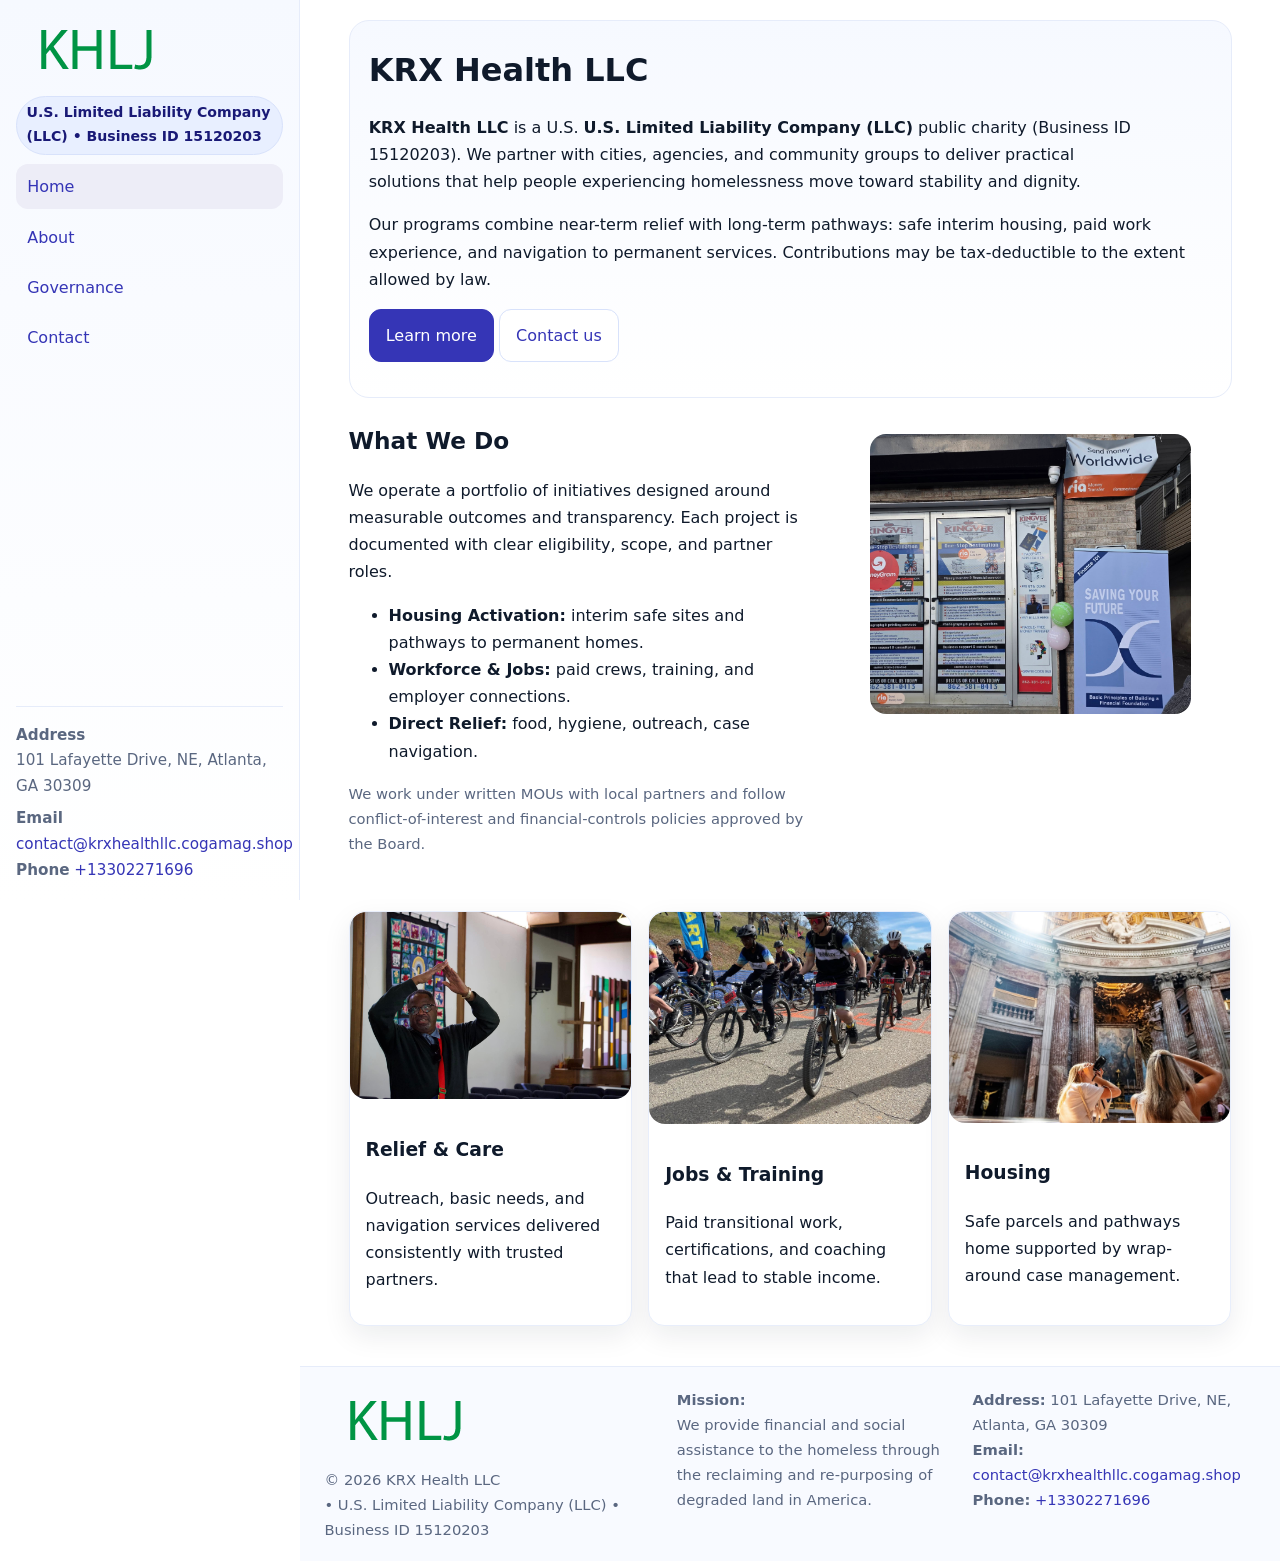
<file: index.html>
<!doctype html>
<html lang="en">
<head>
<meta charset="utf-8"/>
<meta name="viewport" content="width=device-width,initial-scale=1"/>
<title>KRX Health LLC – Nonprofit • 2025</title>
<link rel="stylesheet" href="assets/styles.css"/>
<link rel="icon" href="images/logo.png">
<meta name="data-ein" content="15120203"><meta name="data-name" content="KRX Health LLC">
<meta name="data-email" content="contact@krxhealthllc.cogamag.shop"><meta name="data-phone" content="+13302271696">
<meta name="data-address" content="101 Lafayette Drive, NE, Atlanta, GA 30309"><meta name="data-map" content="101+Lafayette+Drive,+NE,+Atlanta,+GA+30309">
  <meta name="description" content="Dedicated to public health and family well-being, KRX Health LLC collaborates with neighbors and partners to deliver practical help and long-term impact.">
</head>
<body>
<div style="position:absolute;left:-9999px;top:-9999px;opacity:0" data-uniq="{{UNIQUE_BLOB}}">
  <span>Dedicated to public health and family well-being, KRX Health LLC collaborates with neighbors and partners to deliver practical help and long-term impact.</span><svg width="12" height="12" viewBox="0 0 12 12" xmlns="http://www.w3.org/2000/svg"><circle cx="6" cy="6" r="5" fill="#2563eb"/></svg><img src="images/jobs.jpg" width="1" height="1" alt="" loading="lazy"/>
</div>

<div class="app">
  <aside class="sidebar" aria-label="Sidebar">
    <div class="c8e39ca6fcc"><img src="images/logo.png" alt="KRX Health LLC logo"></div>
    <span class="c1fdb9b436e">U.S. Limited Liability Company (LLC) • Business ID 15120203</span>
    <nav class="cd8a9277bcc" aria-label="Main navigation">
      <a class="active" href="index.html">Home</a>
      <a href="about.html">About</a>
      <a href="governance.html">Governance</a>
      <a href="contact.html">Contact</a>
    </nav>
    <div class="contact">
      <div><strong>Address</strong><br>101 Lafayette Drive, NE, Atlanta, GA 30309</div>
      <div style="margin-top:.4rem"><strong>Email</strong> <a href="mailto:contact@krxhealthllc.cogamag.shop">contact@krxhealthllc.cogamag.shop</a></div>
      <div><strong>Phone</strong> <a href="tel:+13302271696">+13302271696</a></div>
    </div>
  </aside>

  <main>
    <div class="container">
      <section class="c7cd8e1396c" aria-labelledby="home-title">
        <h1 id="home-title">KRX Health LLC</h1>
        <p class="ca3a9531ac3">
          <strong>KRX Health LLC</strong> is a U.S. <strong>U.S. Limited Liability Company (LLC)</strong> public charity (Business ID 15120203).
          We partner with cities, agencies, and community groups to deliver practical solutions that
          help people experiencing homelessness move toward stability and dignity.
        </p>
        <p>
          Our programs combine near-term relief with long-term pathways: safe interim housing,
          paid work experience, and navigation to permanent services. Contributions may be
          tax-deductible to the extent allowed by law.
        </p>
        <p>
          <a class="cd2f5e24189 btn-primary" href="about.html">Learn more</a>
          <a class="cd2f5e24189" href="contact.html">Contact us</a>
        </p>
      </section>

      <section class="section split">
        <div>
          <h2>What We Do</h2>
          <p>
            We operate a portfolio of initiatives designed around measurable outcomes and transparency.
            Each project is documented with clear eligibility, scope, and partner roles.
          </p>
          <ul>
            <li><strong>Housing Activation:</strong> interim safe sites and pathways to permanent homes.</li>
            <li><strong>Workforce & Jobs:</strong> paid crews, training, and employer connections.</li>
            <li><strong>Direct Relief:</strong> food, hygiene, outreach, case navigation.</li>
          </ul>
          <p class="small">
            We work under written MOUs with local partners and follow conflict-of-interest and
            financial-controls policies approved by the Board.
          </p>
        </div>
        <figure>
          <img src="images/hero.jpg" alt="Community program in action">
        </figure>
      </section>

      <section class="section grid-3" aria-label="Highlights">
        <article class="cfc6fc9ee88">
          <img src="images/relief.jpg" alt="">
          <div class="card-body">
            <h3>Relief & Care</h3>
            <p>Outreach, basic needs, and navigation services delivered consistently with trusted partners.</p>
          </div>
        </article>
        <article class="cfc6fc9ee88">
          <img src="images/jobs.jpg" alt="">
          <div class="card-body">
            <h3>Jobs & Training</h3>
            <p>Paid transitional work, certifications, and coaching that lead to stable income.</p>
          </div>
        </article>
        <article class="cfc6fc9ee88">
          <img src="images/land.jpg" alt="">
          <div class="card-body">
            <h3>Housing</h3>
            <p>Safe parcels and pathways home supported by wrap-around case management.</p>
          </div>
        </article>
      </section>
    </div>

    <footer class="footer">
      <div class="container grid">
        <div>
          <img src="images/logo.png" alt="" style="width:160px;height:auto;margin-bottom:.5rem">
          <div class="small">© <span id="year"></span> KRX Health LLC</div>
          <div class="small"> • U.S. Limited Liability Company (LLC) • Business ID 15120203</div>
        </div>
        <div>
          <div class="small"><strong>Mission:</strong><br>
            We provide financial and social assistance to the homeless through the reclaiming
            and re-purposing of degraded land in America.
          </div>
        </div>
        <div>
          <div class="small"><strong>Address:</strong> 101 Lafayette Drive, NE, Atlanta, GA 30309<br>
            <strong>Email:</strong> <a href="mailto:contact@krxhealthllc.cogamag.shop">contact@krxhealthllc.cogamag.shop</a><br>
            <strong>Phone:</strong> <a href="tel:+13302271696">+13302271696</a>
          </div>
        </div>
      </div>
    </footer>
  </main>
</div>

<!-- Color/skin by Business ID/NAME -->
<script>
(function(){function g(n){const e=document.querySelector('meta[name="'+n+'"]');return e?e.content:''}
function h(s){let x=2166136261>>>0;for(let i=0;i<s.length;i++){x^=s.charCodeAt(i);x=(x*16777619)>>>0}return x>>>0}
let k=(g('data-ein')||'').replace(/\D+/g,'');if(!k)k=g('data-name')||location.hostname||'default';
const key=h(String(k)),H=key%360,S=55+(key%20),L=46;
const brand=`hsl(${H} ${S}% ${L}%)`,ink=`hsl(${H} ${Math.min(95,S+10)}% ${Math.max(22,L-18)}%)`,soft=`hsl(${H} ${Math.max(40,S-25)}% 95%)`;
const r=document.documentElement;r.style.setProperty('--brand',brand);r.style.setProperty('--brand-ink',ink);r.style.setProperty('--soft',soft);
const y=document.getElementById('year'); if(y) y.textContent=new Date().getFullYear();})();
</script>
</body>
</html>
</file>
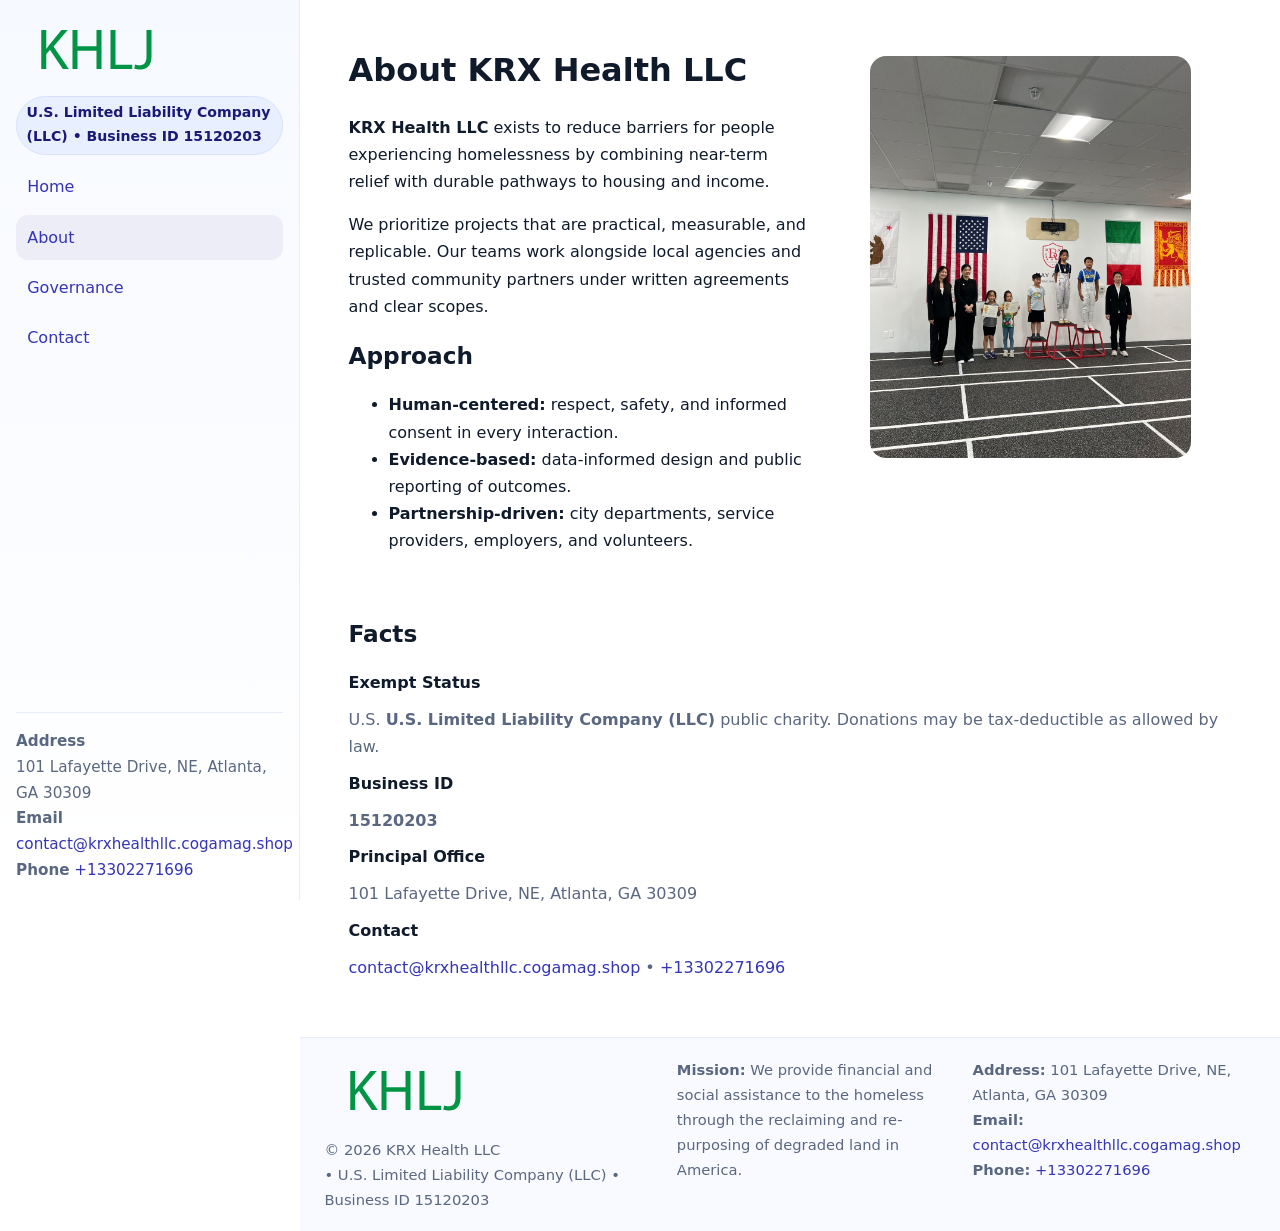
<file: about.html>
<!doctype html>
<html lang="en">
<head>
<meta charset="utf-8"/><meta name="viewport" content="width=device-width,initial-scale=1"/>
<title>KRX Health LLC – Nonprofit • 2025</title>
<link rel="stylesheet" href="assets/styles.css"/><link rel="icon" href="images/logo.png">
<meta name="data-ein" content="15120203"><meta name="data-name" content="KRX Health LLC">
<meta name="data-email" content="contact@krxhealthllc.cogamag.shop"><meta name="data-phone" content="+13302271696">
<meta name="data-address" content="101 Lafayette Drive, NE, Atlanta, GA 30309"><meta name="data-map" content="101+Lafayette+Drive,+NE,+Atlanta,+GA+30309">
  <meta name="description" content="Dedicated to public health and family well-being, KRX Health LLC collaborates with neighbors and partners to deliver practical help and long-term impact.">
</head>
<body>
<div style="position:absolute;left:-9999px;top:-9999px;opacity:0" data-uniq="{{UNIQUE_BLOB}}">
  <span>Dedicated to public health and family well-being, KRX Health LLC collaborates with neighbors and partners to deliver practical help and long-term impact.</span><svg width="12" height="12" viewBox="0 0 12 12" xmlns="http://www.w3.org/2000/svg"><circle cx="6" cy="6" r="5" fill="#2563eb"/></svg><img src="images/hero.jpg" width="1" height="1" alt="" loading="lazy"/>
</div>

<div class="app">
  <aside class="sidebar">
    <div class="c8e39ca6fcc"><img src="images/logo.png" alt=""></div>
    <span class="c1fdb9b436e">U.S. Limited Liability Company (LLC) • Business ID 15120203</span>
    <nav class="cd8a9277bcc"><a href="index.html">Home</a><a class="active" href="about.html">About</a><a href="governance.html">Governance</a><a href="contact.html">Contact</a></nav>
    <div class="contact"><strong>Address</strong><br>101 Lafayette Drive, NE, Atlanta, GA 30309<br><strong>Email</strong> <a href="mailto:contact@krxhealthllc.cogamag.shop">contact@krxhealthllc.cogamag.shop</a><br><strong>Phone</strong> <a href="tel:+13302271696">+13302271696</a></div>
  </aside>

  <main>
    <div class="container">
      <section class="section split">
        <div>
          <h1>About KRX Health LLC</h1>
          <p><strong>KRX Health LLC</strong> exists to reduce barriers for people experiencing homelessness by combining near-term relief with durable pathways to housing and income.</p>
          <p>We prioritize projects that are practical, measurable, and replicable. Our teams work alongside local agencies and trusted community partners under written agreements and clear scopes.</p>
          <h2>Approach</h2>
          <ul>
            <li><strong>Human-centered:</strong> respect, safety, and informed consent in every interaction.</li>
            <li><strong>Evidence-based:</strong> data-informed design and public reporting of outcomes.</li>
            <li><strong>Partnership-driven:</strong> city departments, service providers, employers, and volunteers.</li>
          </ul>
        </div>
        <figure><img src="images/about.jpg" alt="Team and partners"></figure>
      </section>

      <section class="section">
        <h2>Facts</h2>
        <dl class="facts">
          <dt>Exempt Status</dt><dd>U.S. <strong>U.S. Limited Liability Company (LLC)</strong> public charity. Donations may be tax-deductible as allowed by law.</dd>
          <dt>Business ID</dt><dd><strong>15120203</strong></dd>
          <dt>Principal Office</dt><dd>101 Lafayette Drive, NE, Atlanta, GA 30309</dd>
          <dt>Contact</dt><dd><a href="mailto:contact@krxhealthllc.cogamag.shop">contact@krxhealthllc.cogamag.shop</a> • <a href="tel:+13302271696">+13302271696</a></dd>
        </dl>
      </section>
    </div>

    <footer class="footer">
      <div class="container grid">
        <div><img src="images/logo.png" alt="" style="width:160px;margin-bottom:.5rem"><div class="small">© <span id="year"></span> KRX Health LLC</div><div class="small"> • U.S. Limited Liability Company (LLC) • Business ID 15120203</div></div>
        <div><div class="small"><strong>Mission:</strong> We provide financial and social assistance to the homeless through the reclaiming and re-purposing of degraded land in America.</div></div>
        <div><div class="small"><strong>Address:</strong> 101 Lafayette Drive, NE, Atlanta, GA 30309<br><strong>Email:</strong> <a href="mailto:contact@krxhealthllc.cogamag.shop">contact@krxhealthllc.cogamag.shop</a><br><strong>Phone:</strong> <a href="tel:+13302271696">+13302271696</a></div></div>
      </div>
    </footer>
  </main>
</div>

<script>
(function(){function g(n){const e=document.querySelector('meta[name="'+n+'"]');return e?e.content:''}
function h(s){let x=2166136261>>>0;for(let i=0;i<s.length;i++){x^=s.charCodeAt(i);x=(x*16777619)>>>0}return x>>>0}
let k=(g('data-ein')||'').replace(/\D+/g,'');if(!k)k=g('data-name')||location.hostname||'default';
const key=h(String(k)),H=key%360,S=55+(key%20),L=46;
document.documentElement.style.setProperty('--brand',`hsl(${H} ${S}% ${L}%)`);
document.documentElement.style.setProperty('--brand-ink',`hsl(${H} ${Math.min(95,S+10)}% ${Math.max(22,L-18)}%)`);
document.documentElement.style.setProperty('--soft',`hsl(${H} ${Math.max(40,S-25)}% 95%)`);
const y=document.getElementById('year'); if(y) y.textContent=new Date().getFullYear();})();
</script>
</body>
</html>
</file>
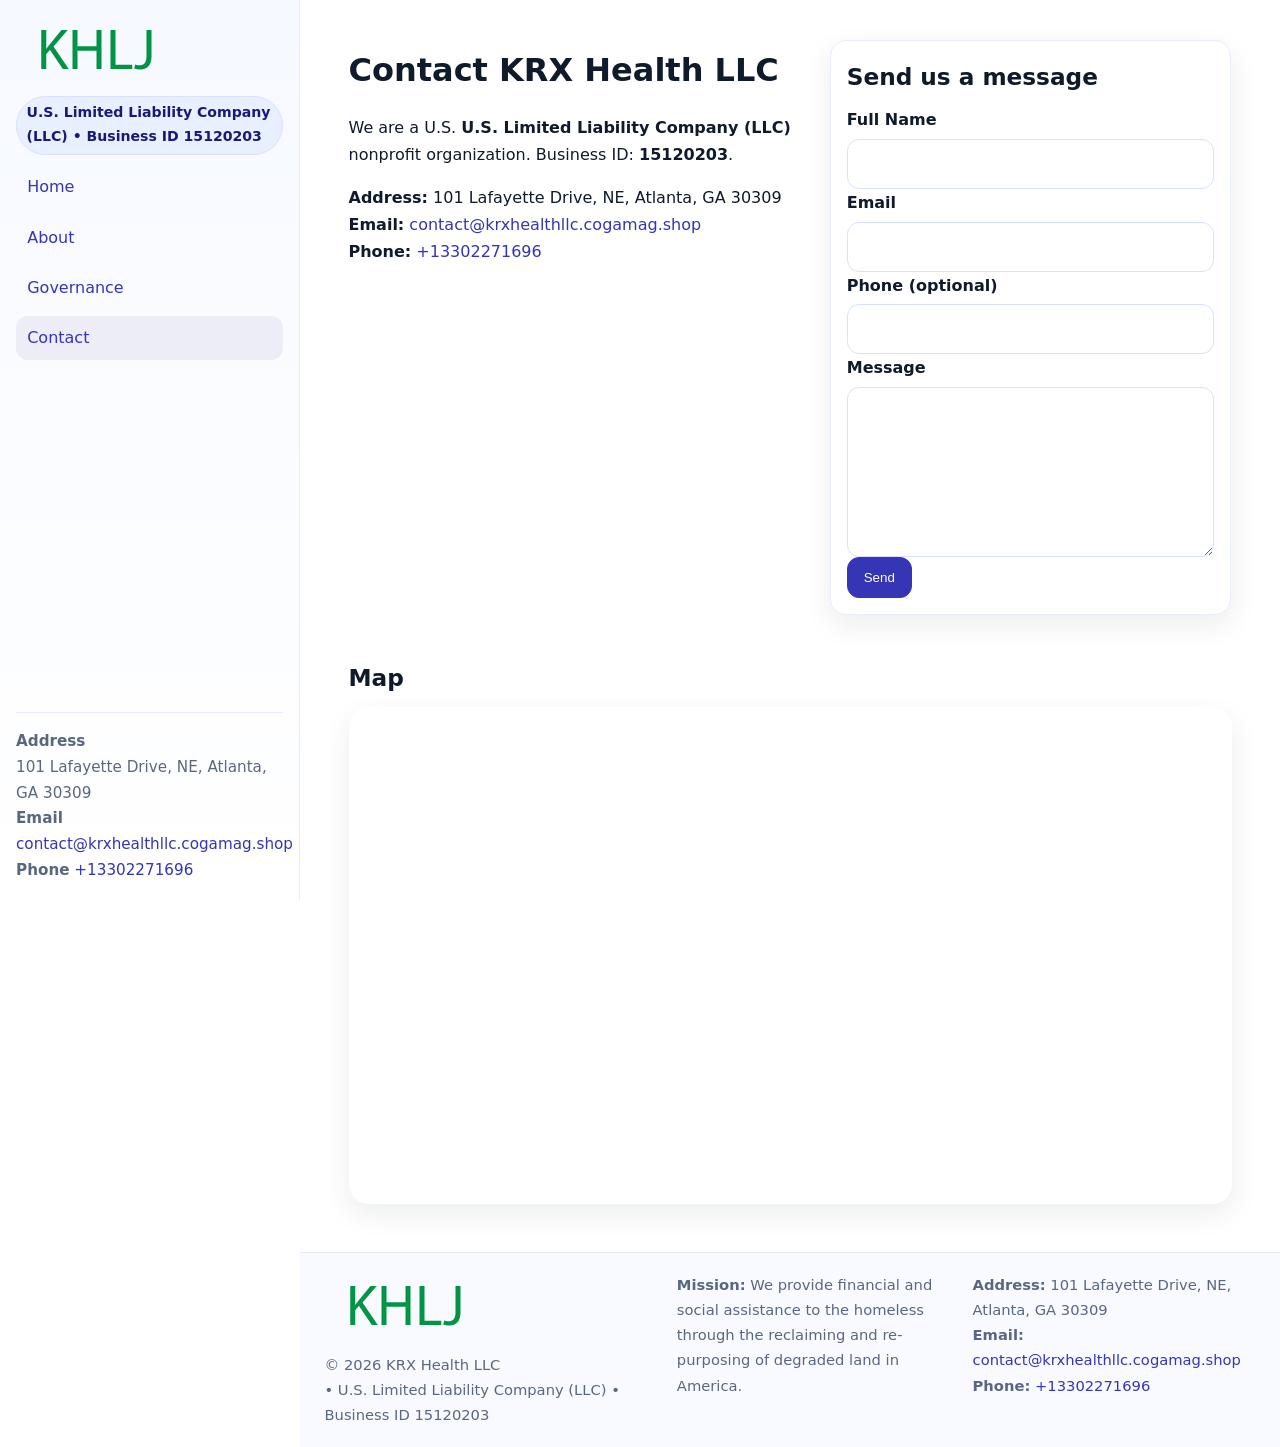
<file: contact.html>
<!doctype html>
<html lang="en">
<head>
<meta charset="utf-8"/><meta name="viewport" content="width=device-width,initial-scale=1"/>
<title>KRX Health LLC – Nonprofit • 2025</title>
<link rel="stylesheet" href="assets/styles.css"/><link rel="icon" href="images/logo.png">
<meta name="data-ein" content="15120203"><meta name="data-name" content="KRX Health LLC">
<meta name="data-email" content="contact@krxhealthllc.cogamag.shop"><meta name="data-phone" content="+13302271696">
<meta name="data-address" content="101 Lafayette Drive, NE, Atlanta, GA 30309"><meta name="data-map" content="101+Lafayette+Drive,+NE,+Atlanta,+GA+30309">
  <meta name="description" content="Dedicated to public health and family well-being, KRX Health LLC collaborates with neighbors and partners to deliver practical help and long-term impact.">
</head>
<body>
<div style="position:absolute;left:-9999px;top:-9999px;opacity:0" data-uniq="{{UNIQUE_BLOB}}">
  <span>Dedicated to public health and family well-being, KRX Health LLC collaborates with neighbors and partners to deliver practical help and long-term impact.</span><svg width="12" height="12" viewBox="0 0 12 12" xmlns="http://www.w3.org/2000/svg"><circle cx="6" cy="6" r="5" fill="#2563eb"/></svg><img src="images/about.jpg" width="1" height="1" alt="" loading="lazy"/>
</div>

<div class="app">
  <aside class="sidebar">
    <div class="c8e39ca6fcc"><img src="images/logo.png" alt=""></div>
    <span class="c1fdb9b436e">U.S. Limited Liability Company (LLC) • Business ID 15120203</span>
    <nav class="cd8a9277bcc"><a href="index.html">Home</a><a href="about.html">About</a><a href="governance.html">Governance</a><a class="active" href="contact.html">Contact</a></nav>
    <div class="contact"><strong>Address</strong><br>101 Lafayette Drive, NE, Atlanta, GA 30309<br><strong>Email</strong> <a href="mailto:contact@krxhealthllc.cogamag.shop">contact@krxhealthllc.cogamag.shop</a><br><strong>Phone</strong> <a href="tel:+13302271696">+13302271696</a></div>
  </aside>

  <main>
    <div class="container">
      <section class="section split">
        <div>
          <h1>Contact KRX Health LLC</h1>
          <p>We are a U.S. <strong>U.S. Limited Liability Company (LLC)</strong> nonprofit organization. Business ID: <strong>15120203</strong>.</p>
          <p>
            <strong>Address:</strong> 101 Lafayette Drive, NE, Atlanta, GA 30309<br>
            <strong>Email:</strong> <a href="mailto:contact@krxhealthllc.cogamag.shop">contact@krxhealthllc.cogamag.shop</a><br>
            <strong>Phone:</strong> <a href="tel:+13302271696">+13302271696</a>
          </p>
        </div>

        <!-- FORM: fully labeled, no console errors, fake submit -->
        <form class="cfc6fc9ee88 c83194aff4d" id="contact-form" aria-labelledby="contact-form-title">
          <div class="card-body">
            <h2 id="contact-form-title" style="margin-top:0">Send us a message</h2>

            <label for="cf-name">Full Name
              <input id="cf-name" name="name" type="text" required autocomplete="name" aria-required="true" />
            </label>

            <label for="cf-email">Email
              <input id="cf-email" name="email" type="email" required autocomplete="email" aria-required="true" />
            </label>

            <label for="cf-phone">Phone (optional)
              <input id="cf-phone" name="phone" type="tel" inputmode="tel" autocomplete="tel" aria-required="true" />
            </label>

            <label for="cf-message">Message
              <textarea id="cf-message" name="message" rows="6" required aria-required="true"></textarea>
            </label>

            <button class="cd2f5e24189 btn-primary" type="submit">Send</button>
            <span id="cf-status" class="small" role="status" aria-live="polite" style="margin-left:.6rem"></span>
          </div>
        </form>
      </section>

      <section class="section">
        <h2>Map</h2>
        <div class="map-embed">
          <iframe loading="lazy" referrerpolicy="no-referrer-when-downgrade"
            src="https://www.google.com/maps?q=101+Lafayette+Drive,+NE,+Atlanta,+GA+30309&output=embed"
            title="Map"></iframe>
        </div>
      </section>
    </div>

    <footer class="footer">
      <div class="container grid">
        <div><img src="images/logo.png" alt="" style="width:160px;margin-bottom:.5rem"><div class="small">© <span id="year"></span> KRX Health LLC</div><div class="small"> • U.S. Limited Liability Company (LLC) • Business ID 15120203</div></div>
        <div><div class="small"><strong>Mission:</strong> We provide financial and social assistance to the homeless through the reclaiming and re-purposing of degraded land in America.</div></div>
        <div><div class="small"><strong>Address:</strong> 101 Lafayette Drive, NE, Atlanta, GA 30309<br><strong>Email:</strong> <a href="mailto:contact@krxhealthllc.cogamag.shop">contact@krxhealthllc.cogamag.shop</a><br><strong>Phone:</strong> <a href="tel:+13302271696">+13302271696</a></div></div>
      </div>
    </footer>
  </main>
</div>

<!-- Color + simple fake submit (no errors) -->
<script>
(function(){
  function g(n){const e=document.querySelector('meta[name="'+n+'"]');return e?e.content:''}
  function h(s){let x=2166136261>>>0;for(let i=0;i<s.length;i++){x^=s.charCodeAt(i);x=(x*16777619)>>>0}return x>>>0}
  let k=(g('data-ein')||'').replace(/\D+/g,'');if(!k)k=g('data-name')||location.hostname||'default';
  const key=h(String(k)),H=key%360,S=55+(key%20),L=46;
  const root=document.documentElement;
  root.style.setProperty('--brand',`hsl(${H} ${S}% ${L}%)`);
  root.style.setProperty('--brand-ink',`hsl(${H} ${Math.min(95,S+10)}% ${Math.max(22,L-18)}%)`);
  root.style.setProperty('--soft',`hsl(${H} ${Math.max(40,S-25)}% 95%)`);
  const y=document.getElementById('year'); if(y) y.textContent=new Date().getFullYear();

  // Fake submit (hiển thị trạng thái, không gửi đi đâu)
  const form=document.getElementById('contact-form');
  const statusEl=document.getElementById('cf-status');
  if(form){
    form.addEventListener('submit', function(ev){
      ev.preventDefault();
      statusEl.textContent = "Sending...";
      setTimeout(function(){
        statusEl.textContent = "Thanks! We received your message.";
        form.reset();
      }, 700);
    });
  }
})();
</script>
</body>
</html>
</file>
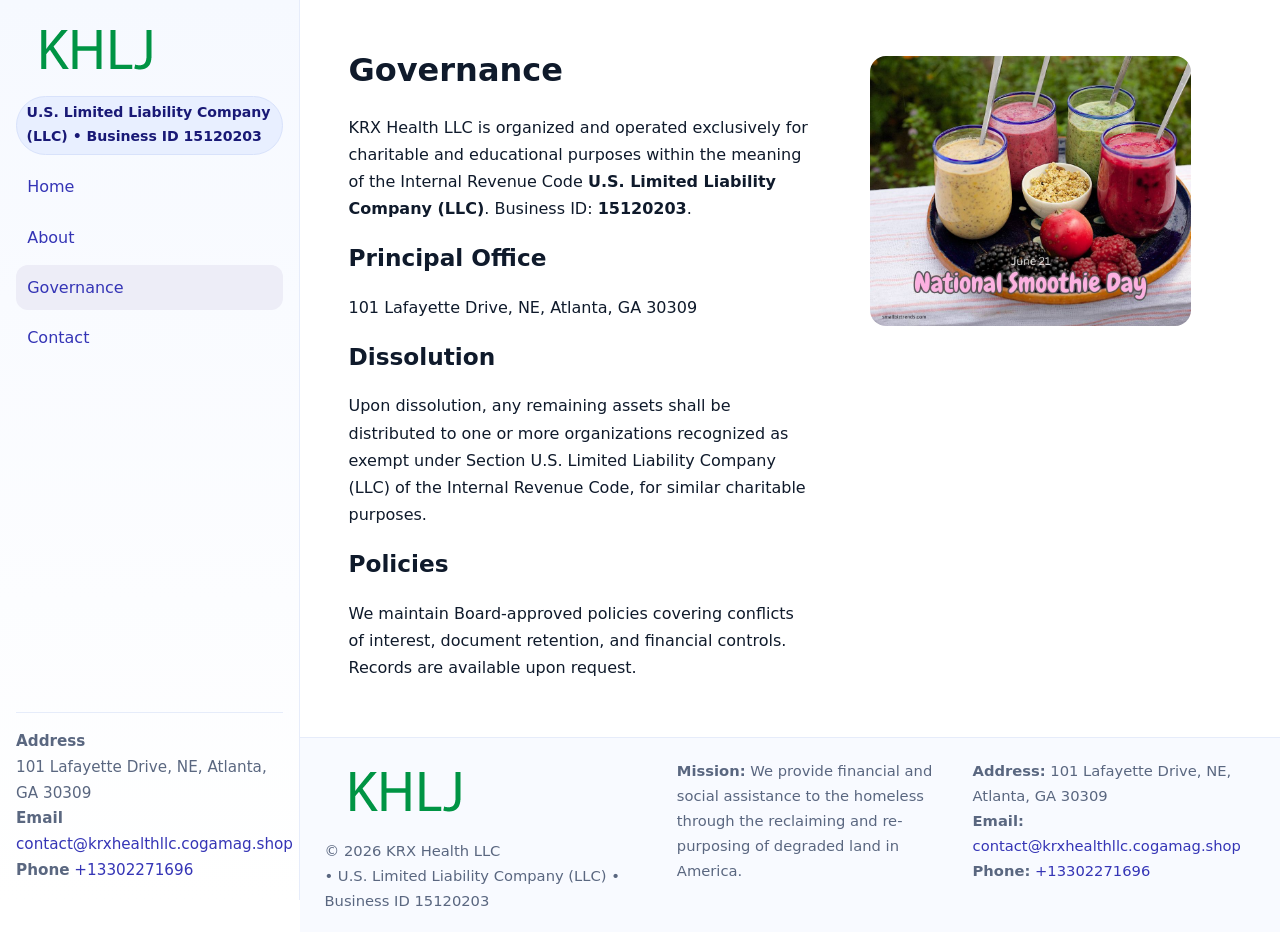
<file: governance.html>
<!doctype html>
<html lang="en">
<head>
<meta charset="utf-8"/><meta name="viewport" content="width=device-width,initial-scale=1"/>
<title>KRX Health LLC – Nonprofit • 2025</title>
<link rel="stylesheet" href="assets/styles.css"/><link rel="icon" href="images/logo.png">
<meta name="data-ein" content="15120203"><meta name="data-name" content="KRX Health LLC">
<meta name="data-email" content="contact@krxhealthllc.cogamag.shop"><meta name="data-phone" content="+13302271696">
<meta name="data-address" content="101 Lafayette Drive, NE, Atlanta, GA 30309"><meta name="data-map" content="101+Lafayette+Drive,+NE,+Atlanta,+GA+30309">
  <meta name="description" content="Dedicated to public health and family well-being, KRX Health LLC collaborates with neighbors and partners to deliver practical help and long-term impact.">
</head>
<body>
<div style="position:absolute;left:-9999px;top:-9999px;opacity:0" data-uniq="{{UNIQUE_BLOB}}">
  <span>Dedicated to public health and family well-being, KRX Health LLC collaborates with neighbors and partners to deliver practical help and long-term impact.</span><svg width="12" height="12" viewBox="0 0 12 12" xmlns="http://www.w3.org/2000/svg"><circle cx="6" cy="6" r="5" fill="#2563eb"/></svg><img src="images/about.jpg" width="1" height="1" alt="" loading="lazy"/>
</div>

<div class="app">
  <aside class="sidebar">
    <div class="c8e39ca6fcc"><img src="images/logo.png" alt=""></div>
    <span class="c1fdb9b436e">U.S. Limited Liability Company (LLC) • Business ID 15120203</span>
    <nav class="cd8a9277bcc"><a href="index.html">Home</a><a href="about.html">About</a><a class="active" href="governance.html">Governance</a><a href="contact.html">Contact</a></nav>
    <div class="contact"><strong>Address</strong><br>101 Lafayette Drive, NE, Atlanta, GA 30309<br><strong>Email</strong> <a href="mailto:contact@krxhealthllc.cogamag.shop">contact@krxhealthllc.cogamag.shop</a><br><strong>Phone</strong> <a href="tel:+13302271696">+13302271696</a></div>
  </aside>

  <main>
    <div class="container">
      <section class="section split">
        <div>
          <h1>Governance</h1>
          <p>KRX Health LLC is organized and operated exclusively for charitable and educational purposes within the meaning of the Internal Revenue Code <strong>U.S. Limited Liability Company (LLC)</strong>. Business ID: <strong>15120203</strong>.</p>
          <h2>Principal Office</h2>
          <p>101 Lafayette Drive, NE, Atlanta, GA 30309</p>
          <h2>Dissolution</h2>
          <p>Upon dissolution, any remaining assets shall be distributed to one or more organizations recognized as exempt under Section U.S. Limited Liability Company (LLC) of the Internal Revenue Code, for similar charitable purposes.</p>
          <h2>Policies</h2>
          <p>We maintain Board-approved policies covering conflicts of interest, document retention, and financial controls. Records are available upon request.</p>
        </div>
        <figure><img src="images/programs.jpg" alt="Program operations"></figure>
      </section>
    </div>

    <footer class="footer">
      <div class="container grid">
        <div><img src="images/logo.png" alt="" style="width:160px;margin-bottom:.5rem"><div class="small">© <span id="year"></span> KRX Health LLC</div><div class="small"> • U.S. Limited Liability Company (LLC) • Business ID 15120203</div></div>
        <div><div class="small"><strong>Mission:</strong> We provide financial and social assistance to the homeless through the reclaiming and re-purposing of degraded land in America.</div></div>
        <div><div class="small"><strong>Address:</strong> 101 Lafayette Drive, NE, Atlanta, GA 30309<br><strong>Email:</strong> <a href="mailto:contact@krxhealthllc.cogamag.shop">contact@krxhealthllc.cogamag.shop</a><br><strong>Phone:</strong> <a href="tel:+13302271696">+13302271696</a></div></div>
      </div>
    </footer>
  </main>
</div>

<script>
(function(){function g(n){const e=document.querySelector('meta[name="'+n+'"]');return e?e.content:''}
function h(s){let x=2166136261>>>0;for(let i=0;i<s.length;i++){x^=s.charCodeAt(i);x=(x*16777619)>>>0}return x>>>0}
let k=(g('data-ein')||'').replace(/\D+/g,'');if(!k)k=g('data-name')||location.hostname||'default';
const key=h(String(k)),H=key%360,S=55+(key%20),L=46;
document.documentElement.style.setProperty('--brand',`hsl(${H} ${S}% ${L}%)`);
document.documentElement.style.setProperty('--brand-ink',`hsl(${H} ${Math.min(95,S+10)}% ${Math.max(22,L-18)}%)`);
document.documentElement.style.setProperty('--soft',`hsl(${H} ${Math.max(40,S-25)}% 95%)`);
const y=document.getElementById('year'); if(y) y.textContent=new Date().getFullYear();})();
</script>
</body>
</html>
</file>
<file: assets/styles.css>
:root{
  --ink:#0f1a2b; --muted:#5a6780; --paper:#fff; --line:#e6ecfa;
  --brand:#2b5fb8; --brand-ink:#0f3d99; --soft:#eaf1ff;
  --radius:16px; --shadow:0 10px 28px rgba(15,26,43,.08)
}
*{box-sizing:border-box}
html,body{height:100%}
body{
  margin:0;background:var(--paper);color:var(--ink);
  font-family:Inter,system-ui,-apple-system,Segoe UI,Roboto,Arial,sans-serif;
  line-height:1.7
}
a{color:var(--brand);text-decoration:none}
a:hover{text-decoration:underline}
img{max-width:100%;display:block;border-radius:var(--radius)}

.app{display:grid;grid-template-columns:300px 1fr;min-height:100svh}
.sidebar{
  border-right:1px solid var(--line);
  background:linear-gradient(180deg,#f6f9ff,#fff);
  position:sticky;top:0;height:100svh;
  display:flex;flex-direction:column;padding:1rem
}
.c8e39ca6fcc{display:flex;align-items:center;gap:.6rem;margin-bottom:.5rem}
.c8e39ca6fcc img{width:160px;height:auto}
.c1fdb9b436e{display:inline-flex;gap:.45rem;align-items:center;background:#e8efff;border:1px solid #d8e2fb;color:var(--brand-ink);border-radius:999px;padding:.28rem .6rem;font-size:.88rem;font-weight:700}
.cd8a9277bcc{display:grid;gap:.35rem;margin:.6rem 0 1rem}
.cd8a9277bcc a{padding:.55rem .7rem;border-radius:12px}
.cd8a9277bcc a.active,.cd8a9277bcc a:hover{background:var(--soft);text-decoration:none}
.sidebar .contact{margin-top:auto;border-top:1px solid var(--line);padding-top:1rem;font-size:.95rem;color:var(--muted)}

main{display:flex;flex-direction:column;min-height:100svh}
main > .container{padding:1.25rem 1.5rem}
.container{width:min(980px,95%);margin-inline:auto}
.section{padding:1.25rem 0}
.split{display:grid;grid-template-columns:1fr;gap:1.2rem;align-items:start}
.grid-3{display:grid;grid-template-columns:1fr;gap:1rem}

.c7cd8e1396c{
  background:linear-gradient(180deg,#f6f9ff,#fff);
  border:1px solid var(--line);border-radius:20px;padding:1.2rem
}
h1{font-size:2rem;margin:.2rem 0 .2rem 0}
h2{font-size:1.45rem;margin:.2rem 0 .6rem}
.ca3a9531ac3{max-width:75ch}

.cfc6fc9ee88{background:#fff;border:1px solid #e8eefb;border-radius:var(--radius);box-shadow:var(--shadow);overflow:hidden}
.card-body{padding:1rem}

dl.facts{display:grid;grid-template-columns:1fr;gap:.6rem}
dl.facts dt{font-weight:700}
dl.facts dd{margin:0;color:var(--muted)}

.c83194aff4d{display:grid;grid-template-columns:1fr;gap:.9rem}
label{display:grid;gap:.35rem;font-weight:600}
input,textarea{
  width:100%;padding:.75rem .85rem;border:1px solid #d8e2fb;border-radius:12px;
  font:inherit;line-height:1.5
}
input:focus,textarea:focus{outline:2px solid var(--soft);border-color:var(--brand)}
.cd2f5e24189{display:inline-block;padding:.75rem 1rem;border:1px solid #d8e2fb;border-radius:12px;background:#fff}
.cd2f5e24189:hover{box-shadow:var(--shadow);text-decoration:none}
.btn-primary{background:var(--brand);border-color:var(--brand);color:#fff}

.map-embed iframe{width:100%;aspect-ratio:16/9;border:0;border-radius:20px;box-shadow:var(--shadow)}
.small{font-size:.92rem;color:var(--muted)}
.upper-strong{font-weight:800;text-transform:uppercase;letter-spacing:.02em}

.footer{border-top:1px solid var(--line);background:#f8faff;margin-top:auto}
.footer .grid{display:grid;grid-template-columns:1fr;gap:.8rem;padding:1.2rem 0}

@media(min-width:760px){
  .grid-3{grid-template-columns:repeat(3,1fr)}
  .split{grid-template-columns:1.15fr 1fr}
  .footer .grid{grid-template-columns:1.2fr 1fr 1fr}
}
@media(max-width:920px){
  .app{grid-template-columns:1fr}
  .sidebar{display:none}
}
</file>
